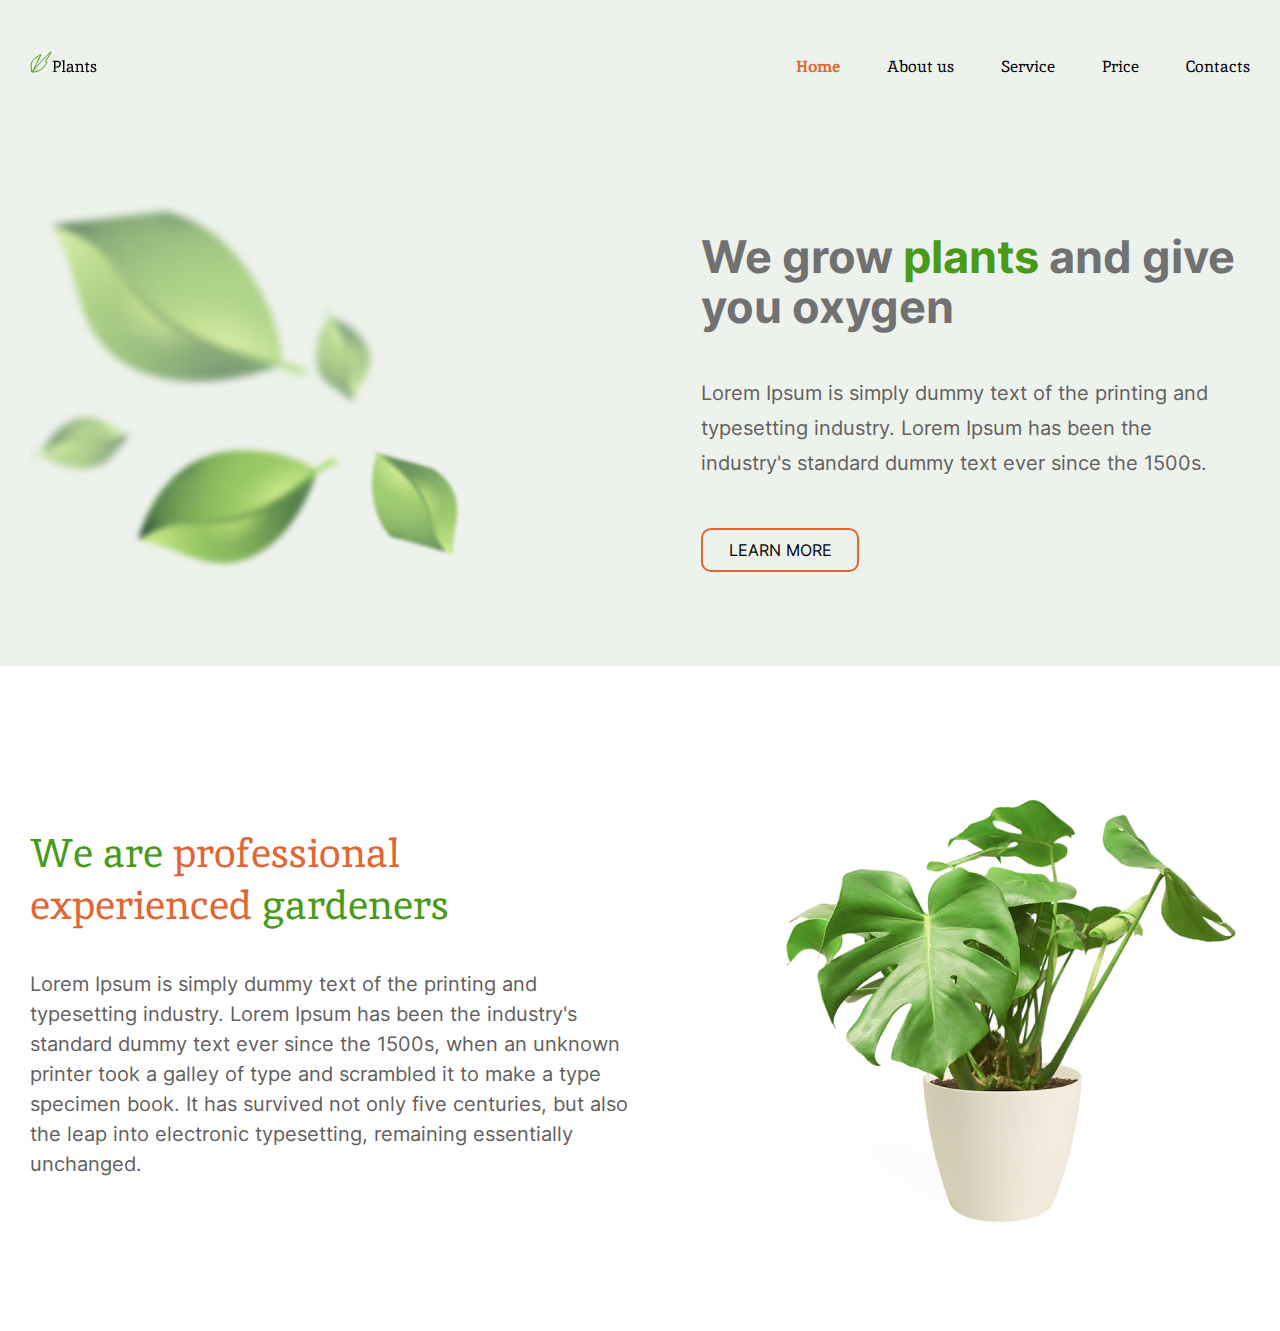
<file: index.html>
<!DOCTYPE html>
<html lang="en">

<head>
    <meta charset="UTF-8">
    <meta http-equiv="X-UA-Compatible" content="IE=edge">
    <meta name="viewport" content="width=device-width, initial-scale=1.0">
    <title>Plants</title>
    <link rel="stylesheet" href="assets/styles/normalize.css">
    <link rel="apple-touch-icon" sizes="180x180" href="assets/favicon/apple-touch-icon.png">
    <link rel="icon" type="image/png" sizes="32x32" href="assets/favicon/favicon-32x32.png">
    <link rel="icon" type="image/png" sizes="16x16" href="assets/favicon/favicon-16x16.png">
    <link rel="manifest" href="assets/favicon/site.webmanifest">
    <link rel="stylesheet" href="assets/styles/styles.css">
</head>

<body>
    <header class="header">
        <div class="container__nav container">
            <a href="#home" class="logo"></a>
            <nav class="nav">
                <ul class="nav__list">
                    <li class="nav__elem"><a href="#home" class="nav__link_active nav__link">Home</a></li>
                    <li class="nav__elem"><a href="#about" class="nav__link">About us</a></li>
                    <li class="nav__elem"><a href="#service" class="nav__link">Service</a></li>
                    <li class="nav__elem"><a href="#prices" class="nav__link">Price</a></li>
                    <li class="nav__elem"><a href="#contacts" class="nav__link">Contacts</a></li>
                </ul>
            </nav>
        </div>
    </header>
    <main class="main">
        <section class="welcome">
            <div class="container__welcome container">
                <div class="welcome__image"></div>
                <div class="column__welcome column">
                    <h1 class="welcome__title">We grow <span class="text__accent">plants</span> and give you oxygen</h1>
                    <p class="text__welcome text">Lorem Ipsum is simply dummy text of the printing and typesetting
                        industry. Lorem
                        Ipsum
                        has been the industry's standard dummy text ever since the 1500s.</p>
                    <a href="#about" class="button__link"><button class="button__accent button">Learn more</button></a>
                </div>
            </div>
        </section>
        <section class="about">
            <div class="container__about container">
                <div class="column__about column">
                    <h2 class="subtitle__about subtitle">We are <span class="subtitle__accent">professional
                            experienced</span>
                        gardeners</h2>
                    <p class="text__about text">Lorem Ipsum is simply dummy text of the printing and typesetting
                        industry. Lorem
                        Ipsum has been the industry's standard dummy text ever since the 1500s, when an unknown printer
                        took a galley of type and scrambled it to make a type specimen book. It has survived not only
                        five centuries, but also the leap into electronic typesetting, remaining essentially unchanged.
                    </p>
                </div>
                <img src="/assets/images/about/houseplant.jpg" alt="Houseplant" class="about__image">
            </div>

        </section>
        <section class="service"></section>
        <section class="prices"></section>
        <section class="contacts"></section>
    </main>
    <footer class="footer"></footer>
</body>

</html>
</file>
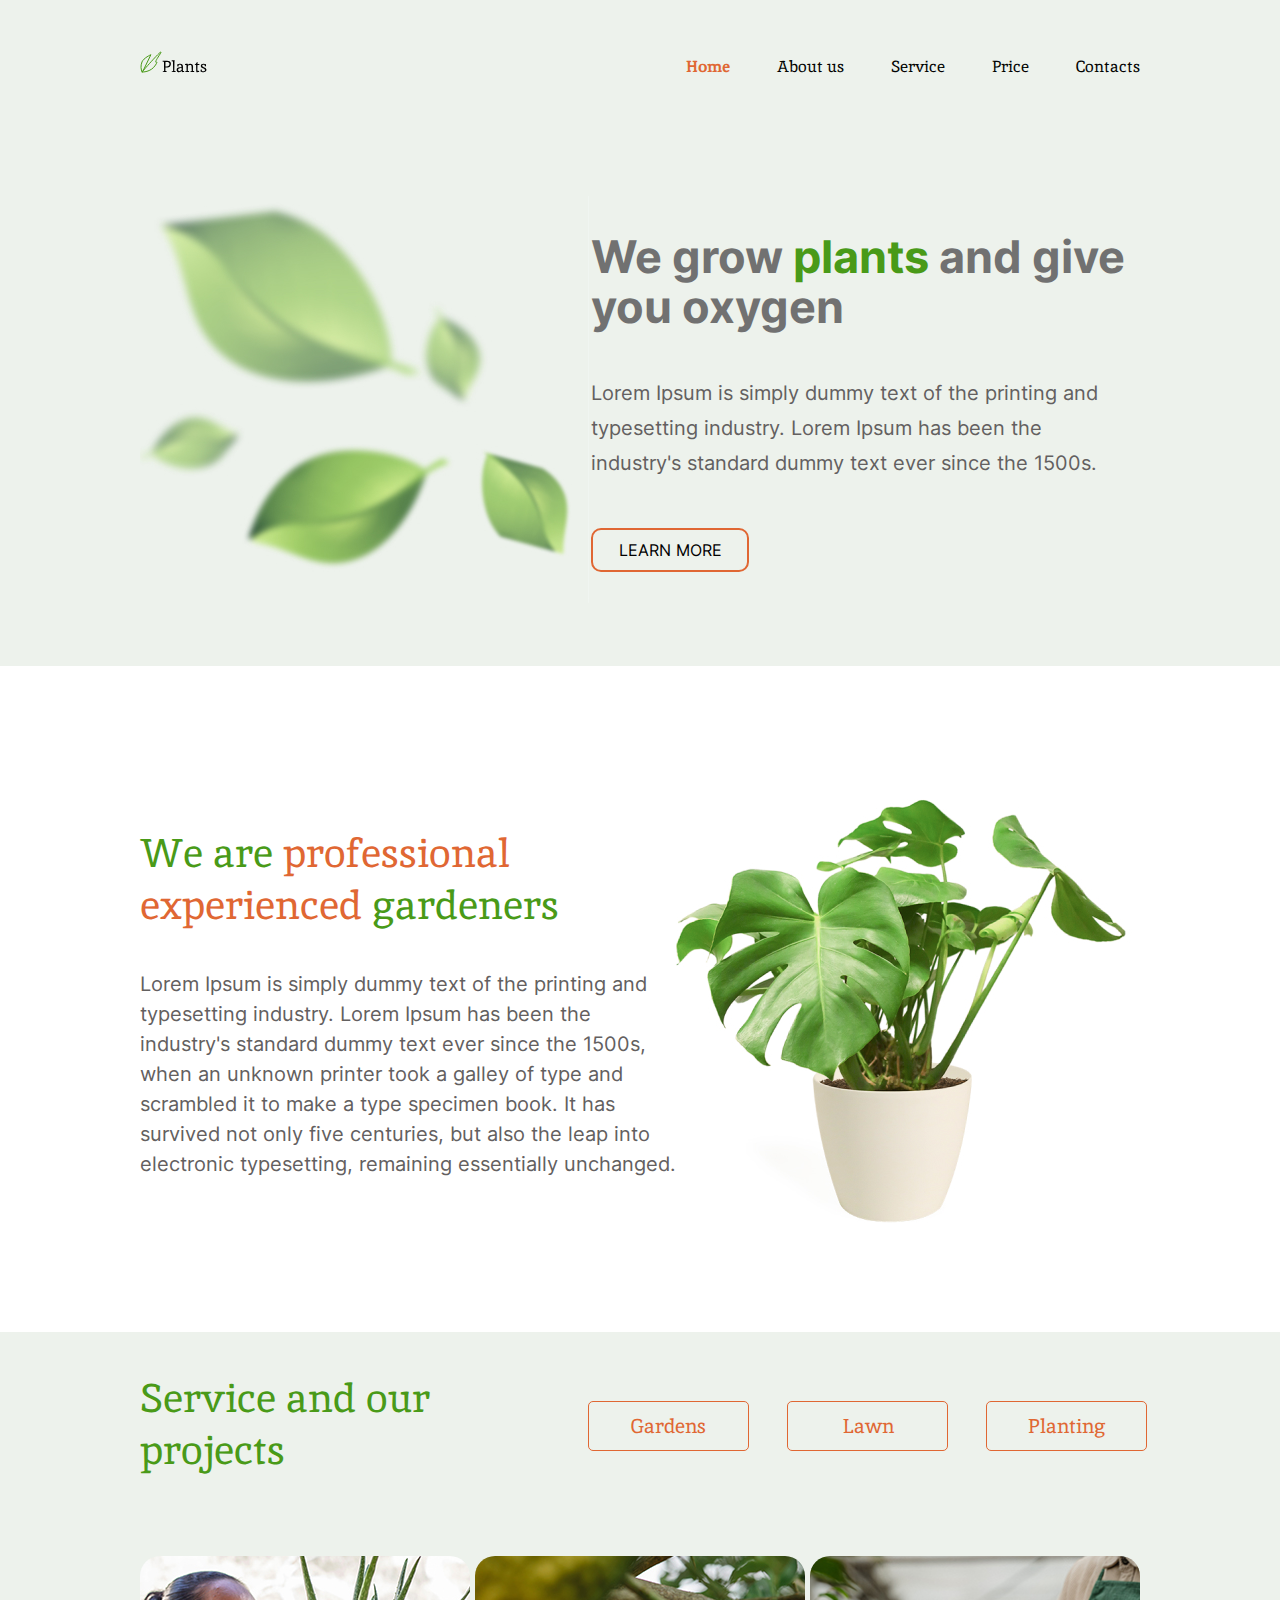
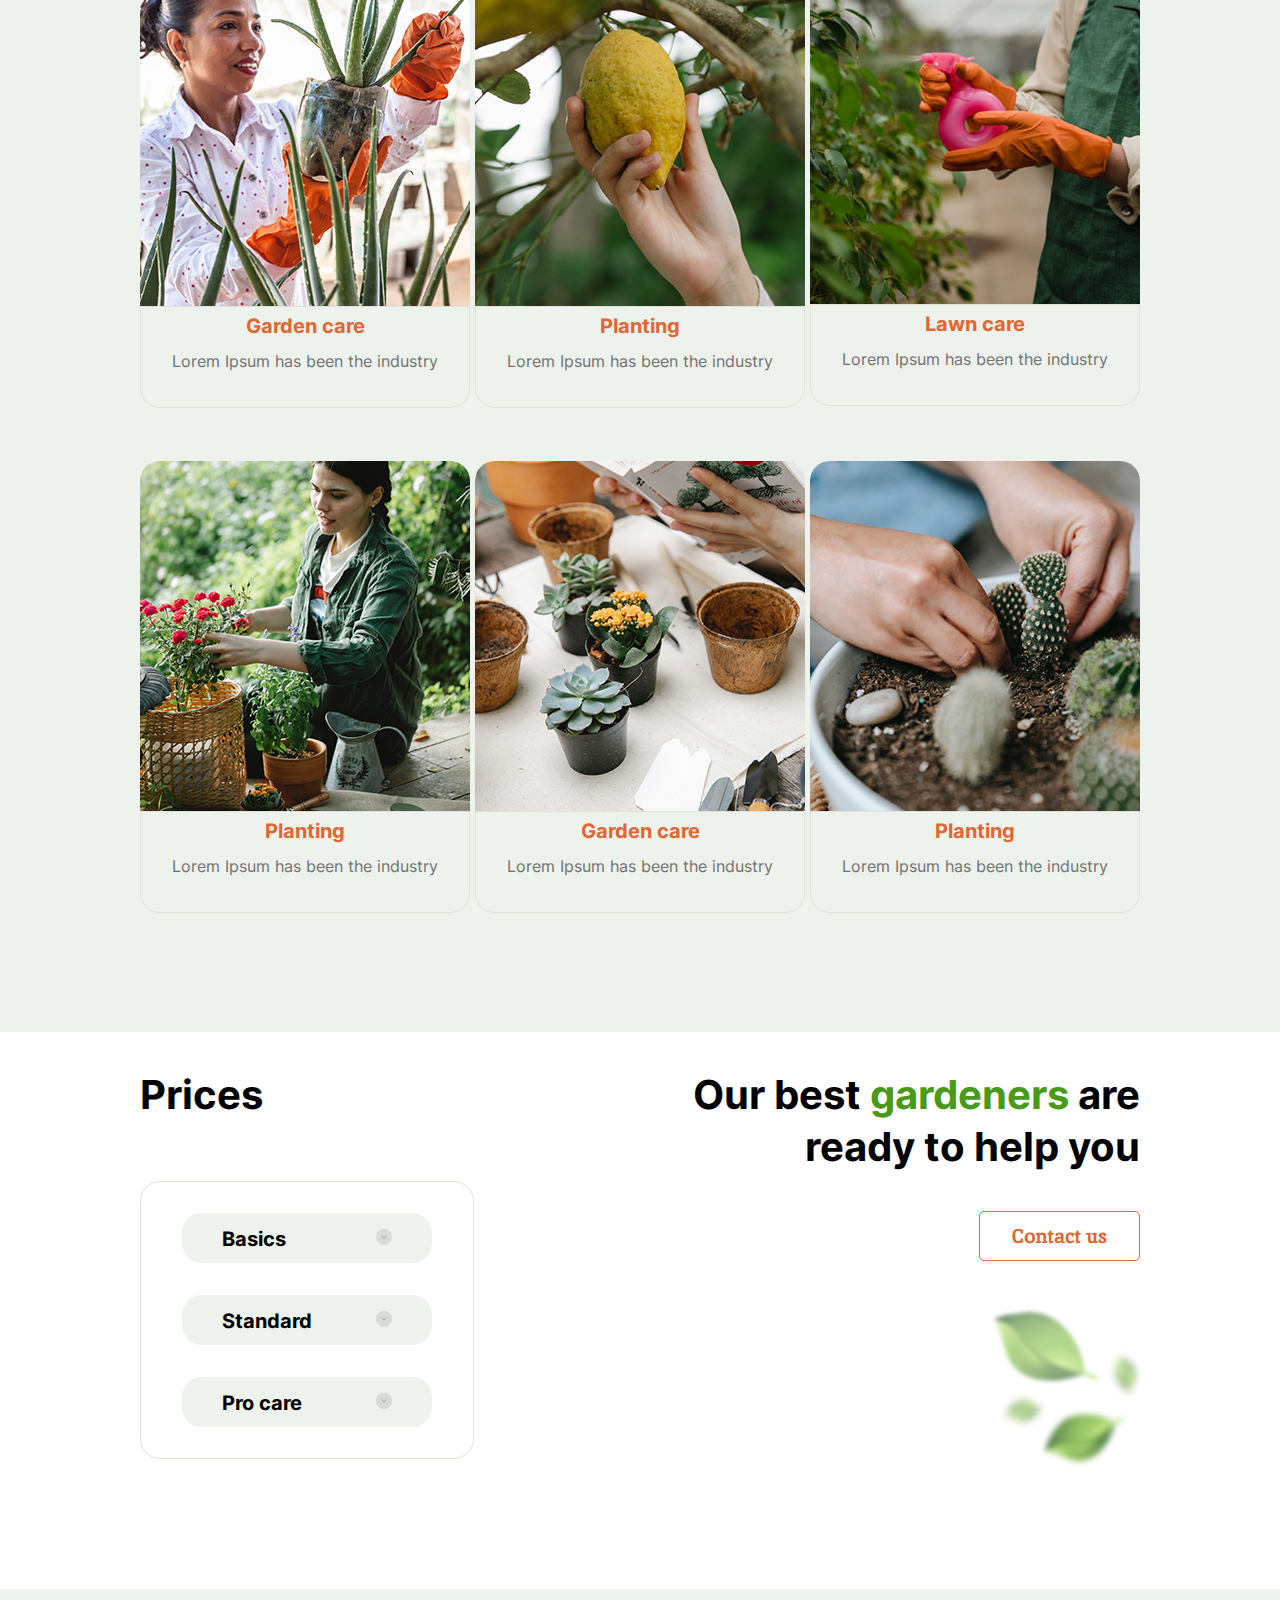
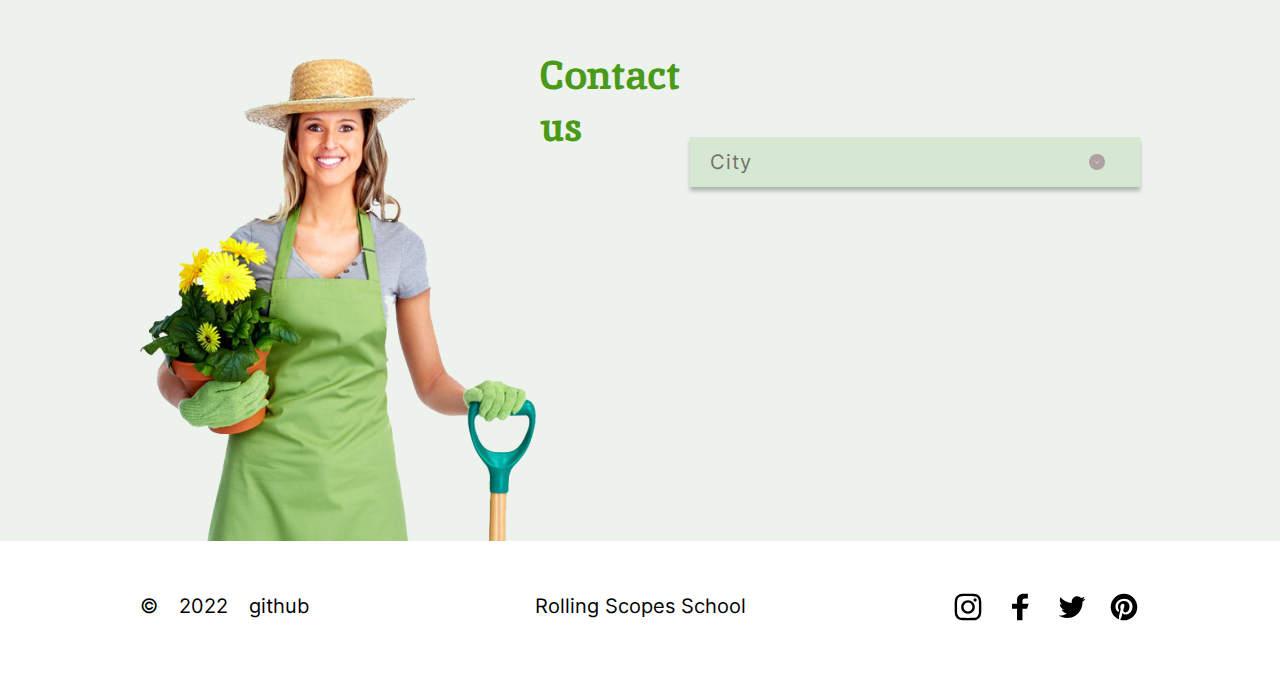
<file: plants/index.html>
<!DOCTYPE html>
<html lang="en">

<head>
    <meta charset="UTF-8">
    <meta http-equiv="X-UA-Compatible" content="IE=edge">
    <meta name="viewport" content="width=device-width, initial-scale=1.0">
    <title>Plants</title>
    <link rel="stylesheet" href="assets/styles/normalize.css">
    <link rel="apple-touch-icon" sizes="180x180" href="assets/favicon/apple-touch-icon.png">
    <link rel="icon" type="image/png" sizes="32x32" href="assets/favicon/favicon-32x32.png">
    <link rel="icon" type="image/png" sizes="16x16" href="assets/favicon/favicon-16x16.png">
    <link rel="manifest" href="assets/favicon/site.webmanifest">
    <link rel="stylesheet" href="assets/styles/styles.css">
</head>

<body id="home">
    <header class="header">
        <div class="container__nav container">
            <a href="#home" class="logo"></a>
            <div class="nav__burger">
                <nav class="nav">
                    <ul class="nav__list">
                        <li class="nav__elem"><a href="#home" class="nav__link_active nav__link">Home</a></li>
                        <li class="nav__elem"><a href="#about" class="nav__link">About us</a></li>
                        <li class="nav__elem"><a href="#service" class="nav__link">Service</a></li>
                        <li class="nav__elem"><a href="#prices" class="nav__link">Price</a></li>
                        <li class="nav__elem"><a href="#contacts" class="nav__link_last nav__link">Contacts</a></li>
                    </ul>
                </nav>
                <div class="container__burger">
                    <svg class="burger__icon" width="40" height="36" viewbox="0 0 40 36" fill="none"
                        xmlns="http://www.w3.org/2000/svg">
                        <line y1="5" x2="40" y2="5" stroke="#717171" stroke-width="2" />
                        <line y1="13" x2="40" y2="13" stroke="#717171" stroke-width="2" />
                        <line y1="21" x2="40" y2="21" stroke="#717171" stroke-width="2" />
                        <line y1="29" x2="40" y2="29" stroke="#717171" stroke-width="2" />
                    </svg>
                </div>
            </div>
        </div>
    </header>
    <main class="main">
        <section id="welcome" class="welcome">
            <div class="container__welcome container">
                <div class="welcome__image"></div>
                <div class="column__welcome column">
                    <h1 class="welcome__title">We grow <span class="text__accent">plants</span> and give you oxygen</h1>
                    <p class="text__welcome text">Lorem Ipsum is simply dummy text of the printing and typesetting
                        industry. Lorem
                        Ipsum
                        has been the industry's standard dummy text ever since the 1500s.</p>
                    <button class="button__accent button">Learn more</button>
                </div>
            </div>
        </section>
        <section id="about" class="about">
            <div class="container__about container">
                <div class="column__about column">
                    <h2 class="subtitle__about subtitle">We are <span class="subtitle__accent">professional
                            experienced</span>
                        gardeners</h2>
                    <p class="text__about text">Lorem Ipsum is simply dummy text of the printing and typesetting
                        industry. Lorem
                        Ipsum has been the industry's standard dummy text ever since the 1500s, when an unknown printer
                        took a galley of type and scrambled it to make a type specimen book. It has survived not only
                        five centuries, but also the leap into electronic typesetting, remaining essentially unchanged.
                    </p>
                </div>
                <img src="assets/images/about/houseplant.jpg" alt="Houseplant" class="about__image" width="464"
                    height="479">
            </div>

        </section>
        <section id="service" class="service">
            <div class="container__service container">
                <div class="row__service row">
                    <h2 class="subtitle__service subtitle">Service and our projects</h2>
                    <div class="row__button-list row">
                        <button class="button service__button">Gardens</button>
                        <button class="button service__button">Lawn</button>
                        <button class="button service__button">Planting</button>
                    </div>
                </div>
                <div class="card__list">
                    <div class="card">
                        <img src="assets/images/service/first.jpg" alt="Woman with aloe" class="card__image" width="330"
                            height="495">
                        <div class="card__container">
                            <h3 class="service__title card__title">Garden care</h3>
                            <p class="card__text">Lorem Ipsum has been the industry</p>
                        </div>
                    </div>
                    <div class="card">
                        <img src="assets/images/service/second.jpg" alt="Gathering lemons" class="card__image"
                            width="330" height="495">
                        <div class="card__container">
                            <h3 class="service__title card__title">Planting</h3>
                            <p class="card__text">Lorem Ipsum has been the industry</p>
                        </div>
                    </div>
                    <div class="card">
                        <img src="assets/images/service/third.jpg" alt="Woman with aloe" class="card__image" width="525"
                            height="350">
                        <div class="card__container">
                            <h3 class="service__title card__title">Lawn care</h3>
                            <p class="card__text">Lorem Ipsum has been the industry</p>
                        </div>
                    </div>
                    <div class="card">
                        <img src="assets/images/service/fourth.jpg" alt="Planting roses" class="card__image" width="330"
                            height="495">
                        <div class="card__container">
                            <h3 class="service__title card__title">Planting</h3>
                            <p class="card__text">Lorem Ipsum has been the industry</p>
                        </div>
                    </div>
                    <div class="card">
                        <img src="assets/images/service/fifth.jpg" alt="Planting succulents" class="card__image"
                            width="330" height="495">
                        <div class="card__container">
                            <h3 class="service__title card__title">Garden care</h3>
                            <p class="card__text">Lorem Ipsum has been the industry</p>
                        </div>
                    </div>
                    <div class="card">
                        <img src="assets/images/service/sixth.jpg" alt="Planting a cactus" class="card__image"
                            width="330" height="495">
                        <div class="card__container">
                            <h3 class="service__title card__title">Planting</h3>
                            <p class="card__text">Lorem Ipsum has been the industry</p>
                        </div>
                    </div>
                </div>
            </div>
        </section>
        <section id="prices" class="prices">
            <div class="container__prices container">
                <div class="column__prices-left column__prices column">
                    <h2 class="subtitle__prices-main subtitle__prices subtitle">Prices</h2>
                    <div class="accordion column">
                        <div class="accordion__basics accordion__option">
                            <div class="button-accordion">
                                <span class="button-accordion__text">Basics</span>
                                <svg class="drop-icon" width="16" height="16">
                                    <circle cx="8" cy="8" r="8" fill="#D9D9D9" />
                                    <path d="M8 9L6 7" stroke="#717171" stroke-width="0.5" stroke-linecap="round" />
                                    <path d="M8 9L10 7" stroke="#717171" stroke-width="0.5" stroke-linecap="round" />
                                </svg>
                            </div>
                            <div class="content-accordion">
                                <hr class="content-accordion__hr">
                                <p class="content-accordion__text">Release of Letraset sheets containing Lorem Ipsum
                                    passages, and
                                    more recently</p>
                                <p class="content-accordion__price"><span class="content-accordion__accent"><span
                                            class="content-accordion__accent_dollar">$</span>15</span> /
                                    per hour</p>
                                <a href="#contacts" class="content-accordion__button">Order</a>
                            </div>
                        </div>
                        <div class="accordion__standard accordion__option">
                            <div class="button-accordion">
                                <span class="button-accordion__text">Standard</span>
                                <svg class="drop-icon" width="16" height="16">
                                    <circle cx="8" cy="8" r="8" fill="#D9D9D9" />
                                    <path d="M8 9L6 7" stroke="#717171" stroke-width="0.5" stroke-linecap="round" />
                                    <path d="M8 9L10 7" stroke="#717171" stroke-width="0.5" stroke-linecap="round" />
                                </svg>
                            </div>
                            <div class="content-accordion">
                                <hr class="content-accordion__hr">
                                <p class="content-accordion__text">Release of Letraset sheets containing Lorem Ipsum
                                    passages, and more recently</p>
                                <p class="content-accordion__price"><span class="content-accordion__accent"><span
                                            class="content-accordion__accent_dollar">$</span>25</span> /
                                    per hour</p>
                                <a href="#contacts" class="content-accordion__button">Order</a>
                            </div>
                        </div>
                        <div class="accordion__procare accordion__option">
                            <div class="button-accordion">
                                <span class="button-accordion__text">Pro care</span>
                                <svg class="drop-icon" width="16" height="16">
                                    <circle cx="8" cy="8" r="8" fill="#D9D9D9" />
                                    <path d="M8 9L6 7" stroke="#717171" stroke-width="0.5" stroke-linecap="round" />
                                    <path d="M8 9L10 7" stroke="#717171" stroke-width="0.5" stroke-linecap="round" />
                                </svg>
                            </div>
                            <div class="content-accordion">
                                <hr class="content-accordion__hr">
                                <p class="content-accordion__text">Release of Letraset sheets containing Lorem Ipsum
                                    passages, and
                                    more recently</p>
                                <p class="content-accordion__price"><span class="content-accordion__accent"><span
                                            class="content-accordion__accent_dollar">$</span>35</span> /
                                    per hour</p>
                                <a href="#contacts" class="content-accordion__button">Order</a>
                            </div>
                        </div>
                    </div>
                </div>
                <div class="column__prices-right column__prices column">
                    <p class="subtitle__prices-caption subtitle__prices subtitle">Our best <span
                            class="subtitle__prices_accent">gardeners</span>
                        are ready to
                        help you</p>
                    <button class="prices__button button">Contact us</button>
                    <div class="prices__image"></div>
                </div>
            </div>
        </section>
        <section id="contacts" class="contacts">
            <div class="container__contacts container">
                <img class="contacts__image" src="assets/images/contacts/gardener.png" alt="Gardener" width="400"
                    height="497">
                <div class="column__contacts column">
                    <h2 class="subtitle__contacts subtitle">Contact us</h2>
                    <div class="container__cities">
                        <div class="cities">
                            <div class="cities__button">
                                <div class="cities__text">City</div>
                                <svg class="drop-icon" width="16" height="16">
                                    <circle cx="8" cy="8" r="8" fill="#AEA1A1" />
                                    <path d="M8 9L6 7" stroke="#FFFFFF" stroke-width="0.5" stroke-linecap="round" />
                                    <path d="M8 9L10 7" stroke="#FFFFFF" stroke-width="0.5" stroke-linecap="round" />
                                </svg>
                            </div>
                            <ul class="cities__list">
                                <li class="cities__elem">Canandaigua, NY</li>
                                <li class="cities__elem">New York City</li>
                                <li class="cities__elem">Yonkers, NY</li>
                                <li class="cities__elem">Sherrill, NY</li>
                            </ul>
                        </div>
                        <div class="info">
                            <div class="container__info">
                                <div class="info__key">City:</div>
                                <div class="info__place info__value">Canandaigua, NY</div>
                                <div class="info__key">Phone:</div>
                                <div class="info__phone info__value">+1 585 393 0001</div>
                                <div class="info__key">Office adress:</div>
                                <address class="info__address info__value">151 Charlotte Street</address>
                            </div>
                            <a href="#" class="info__button button">Call us</a>
                        </div>
                    </div>
                </div>
            </div>
        </section>
    </main>
    <footer class="footer">
        <div class="container__footer container">
            <div class="footer__year footer__text">&copy; 2022
                <a class="footer__link" href="https://github.com/tsuyune">github</a>
            </div>
            <div class="rsschool footer__text"><a href="https://rs.school/js-stage0/" class="footer__link">Rolling
                    Scopes School</a></div>
            <ul class="social">
                <li class="social__elem">
                    <a href="#" class="social__link">
                        <svg class="social__icon" width="32" height="32" viewbox="0 0 32 32" fill="none"
                            xmlns="http://www.w3.org/2000/svg">
                            <path
                                d="M17.36 2.66699C19.76 2.66699 20.267 2.69399 21.493 2.74699C22.906 2.81399 23.88 3.03999 24.72 3.37399C25.6 3.70699 26.347 4.17399 27.08 4.90699C27.827 5.63999 28.28 6.38699 28.627 7.26699C28.96 8.10699 29.174 9.07999 29.24 10.507C29.307 11.774 29.32 12.267 29.32 14.934V17.067C29.32 19.734 29.307 20.227 29.24 21.494C29.217 22.659 28.994 23.764 28.604 24.788L28.626 24.721C28.279 25.601 27.826 26.348 27.093 27.081C26.346 27.828 25.6 28.281 24.72 28.628C23.88 28.961 22.907 29.175 21.493 29.241C20.226 29.308 19.72 29.321 17.053 29.321H14.933C12.266 29.321 11.773 29.308 10.493 29.241C9.32802 29.218 8.22302 28.995 7.19902 28.605L7.26602 28.627C6.34302 28.274 5.55602 27.753 4.90702 27.094L4.90602 27.093C4.24002 26.441 3.71402 25.649 3.37402 24.764L3.35902 24.719C2.99202 23.763 2.76902 22.657 2.74602 21.502V21.492C2.69302 20.45 2.66302 19.229 2.66302 18.002C2.66302 17.776 2.66402 17.55 2.66602 17.325V17.359V14.626C2.66602 12.226 2.69302 11.719 2.74602 10.493C2.81302 9.07999 3.03902 8.10599 3.35902 7.26599C3.70602 6.38599 4.15902 5.63899 4.90602 4.90599C5.55102 4.23899 6.34002 3.71599 7.22302 3.38699L7.26602 3.37299C8.22102 3.00199 9.32603 2.77399 10.481 2.74699H10.493C11.72 2.69399 12.226 2.66699 14.626 2.66699H17.36ZM17.387 5.06699H14.6C12.293 5.06699 11.8 5.09399 10.6 5.14699C9.30702 5.19999 8.60003 5.41399 8.13303 5.59999C7.50603 5.83999 7.06602 6.13299 6.60002 6.59999C6.13402 7.06699 5.84002 7.50699 5.60002 8.13299C5.42702 8.59999 5.20002 9.30599 5.14702 10.613C5.09402 11.813 5.06702 12.293 5.06702 14.613V17.386C5.06702 19.706 5.09402 20.186 5.14702 21.386C5.20002 22.679 5.41402 23.386 5.60002 23.853C5.84002 24.48 6.13302 24.92 6.60002 25.386C7.06702 25.852 7.50703 26.146 8.13303 26.386C8.60003 26.573 9.30602 26.786 10.613 26.839C11.906 26.906 12.373 26.919 15.253 26.919H16.733C19.626 26.919 20.08 26.906 21.386 26.839C22.679 26.786 23.386 26.572 23.853 26.386C24.48 26.146 24.92 25.853 25.386 25.386C25.852 24.919 26.146 24.479 26.386 23.853C26.573 23.386 26.786 22.68 26.839 21.386C26.906 20.079 26.919 19.626 26.919 16.733V15.266C26.919 12.373 26.906 11.906 26.839 10.599C26.786 9.30599 26.572 8.59899 26.386 8.13199C26.16 7.53099 25.819 7.01799 25.387 6.59999L25.386 6.59899C24.966 6.16599 24.454 5.82499 23.881 5.60799L23.853 5.59899C23.121 5.32299 22.275 5.15799 21.391 5.14599H21.386C20.358 5.09399 19.155 5.06399 17.944 5.06399C17.748 5.06399 17.552 5.06499 17.356 5.06599H17.386L17.387 5.06699ZM16 9.14699C19.781 9.14699 22.847 12.212 22.847 15.994C22.847 19.776 19.782 22.841 16 22.841C12.219 22.841 9.15302 19.776 9.15302 15.994C9.15302 12.212 12.218 9.14699 16 9.14699ZM16 11.547C13.544 11.547 11.553 13.538 11.553 15.994C11.553 18.45 13.544 20.441 16 20.441C18.456 20.441 20.447 18.45 20.447 15.994C20.447 13.538 18.456 11.547 16 11.547ZM23.107 7.27999C23.991 7.27999 24.707 7.99599 24.707 8.87999C24.707 9.76399 23.991 10.48 23.107 10.48C22.223 10.48 21.507 9.76399 21.507 8.87999C21.507 7.99599 22.223 7.27999 23.107 7.27999Z"
                                fill="black" />
                        </svg>
                    </a>
                </li>
                <li class="social__elem">
                    <a href="#" class="social__link">
                        <svg class="social__icon" width="32" height="32" viewbox="0 0 32 32" fill="none"
                            xmlns="http://www.w3.org/2000/svg">
                            <path
                                d="M13.04 29.333L13 17.666H8V12.666H13V9.33302C13 4.84002 15.787 2.66602 19.8 2.66602C21.72 2.66602 23.373 2.79902 23.853 2.86602V7.57302H21.066C18.893 7.57302 18.466 8.61302 18.466 10.133V12.666H24.666L22.999 17.666H18.466V29.333H13.039H13.04Z"
                                fill="black" />
                        </svg>
                    </a>
                </li>
                <li class="social__elem">
                    <a href="#" class="social__link">
                        <svg class="social__icon" width="32" height="32" viewbox="0 0 32 32" fill="none"
                            xmlns="http://www.w3.org/2000/svg">
                            <path
                                d="M29.333 7.83998C28.333 8.33298 27.333 8.50698 26.16 8.66698C27.333 7.99998 28.16 6.99998 28.493 5.66698C27.488 6.27498 26.317 6.73798 25.07 6.98898L25 7.00098C23.969 5.98698 22.56 5.35498 21.004 5.33398H21C18.16 5.33398 15.667 7.84098 15.667 10.841C15.667 11.334 15.667 11.668 15.84 12.001C11.262 11.823 7.22103 9.66398 4.52903 6.36198L4.50703 6.33398C4.08203 7.05998 3.83103 7.93198 3.83103 8.86298C3.83103 8.97198 3.83403 9.08098 3.84103 9.18898L3.84003 9.17398C3.87403 11.052 4.84903 12.695 6.31303 13.655L6.33403 13.668C5.49403 13.668 4.66703 13.335 3.82703 13.001C3.82703 15.668 5.66703 17.841 8.16003 18.334C7.66703 18.507 7.16003 18.507 6.66703 18.507C6.33403 18.507 6.00003 18.507 5.66703 18.334C6.33403 20.507 8.33403 22.174 10.84 22.174C9.04003 23.629 6.72403 24.509 4.20303 24.509C4.13203 24.509 4.06103 24.508 3.99003 24.507H4.00103H2.66803C5.03303 26.016 7.90403 26.936 10.984 27H11.001C21.001 27 26.508 18.667 26.508 11.493V10.826C27.655 10.036 28.601 9.03898 29.311 7.88198L29.335 7.83998H29.333Z"
                                fill="black" />
                        </svg>
                    </a>
                </li>
                <li class="social__elem">
                    <a href="#" class="social__link">
                        <svg class="social__icon" width="32" height="32" viewbox="0 0 32 32" fill="none"
                            xmlns="http://www.w3.org/2000/svg">
                            <path
                                d="M16 2.66699C8.65699 2.69399 2.71399 8.65299 2.71399 16C2.71399 21.599 6.16599 26.393 11.057 28.368L11.146 28.4C11.013 27.347 10.919 25.733 11.186 24.573L12.746 17.946C12.746 17.946 12.346 17.146 12.346 15.973C12.346 14.12 13.426 12.746 14.773 12.746C15.906 12.746 16.466 13.599 16.466 14.613C16.466 15.76 15.733 17.466 15.346 19.053C15.026 20.386 16.013 21.466 17.333 21.466C19.706 21.466 21.52 18.973 21.52 15.373C21.52 12.173 19.227 9.95999 15.947 9.95999C15.871 9.95599 15.783 9.95399 15.694 9.95399C12.505 9.95399 9.92099 12.539 9.92099 15.727C9.92099 15.729 9.92099 15.731 9.92099 15.733C9.92099 16.88 10.361 18.106 10.908 18.773C11.015 18.906 11.028 19.026 10.988 19.16L10.615 20.667C10.562 20.907 10.415 20.974 10.175 20.854C8.49499 20.067 7.45499 17.654 7.45499 15.681C7.45499 11.481 10.522 7.62799 16.282 7.62799C20.895 7.62799 24.509 10.908 24.509 15.321C24.509 19.921 21.602 23.614 17.576 23.614C16.243 23.614 14.963 22.907 14.536 22.081L13.696 25.241C13.265 26.578 12.704 27.739 12.008 28.804L12.042 28.748C13.212 29.12 14.558 29.335 15.953 29.335C23.317 29.335 29.286 23.365 29.286 16.002C29.286 8.65499 23.344 2.69599 16.004 2.66899H16.001L16 2.66699Z"
                                fill="black" />
                        </svg>
                    </a>
                </li>
            </ul>
        </div>
    </footer>
    <script src="assets/scripts/script.js" async></script>
    <script src="assets/scripts/index.js" async></script>
</body>

</html>
</file>
<file: assets/styles/styles.css>
@font-face {
  font-family: "Inter";
  src: url("/assets/fonts/Inter/Inter-Regular.ttf");
}
@font-face {
  font-family: "Inter";
  src: url("/assets/fonts/Inter/Inter-Bold.ttf");
  font-weight: bold;
}
@font-face {
  font-family: "Inika";
  src: url("/assets/fonts/Inika/Inika-Regular.ttf");
}
@font-face {
  font-family: "Inika";
  src: url("/assets/fonts/Inika/Inika-Bold.ttf");
  font-weight: bold;
}
:root {
  font-size: 62.5%;
  box-sizing: border-box;
  --text-color: #636060;
  --base-color: #499A18;
  --accent-color: #E06733;
  --bg-color: #EDF2EC;
  --title-color: #717171;
  --nav-links-color: #010201;
}

.header {
  height: 13.4rem;
  background-color: var(--bg-color, #EDF2EC);
}

.logo {
  display: inline-block;
  padding: 3.2rem;
  width: 6.8rem;
  height: 3.2rem;
  background-image: url("/assets/icons/logo.svg");
  background-repeat: no-repeat;
  background-position: left center;
}

.container {
  width: 122rem;
  margin: auto;
  display: flex;
  justify-content: space-between;
}
.container__nav {
  height: 100%;
  align-items: center;
}
.container__welcome {
  padding: 5.5rem 0 6.3rem;
}
.container__about {
  padding: 9.3rem 0 9.3rem;
}

.nav__list {
  list-style: none;
  display: flex;
}
.nav__link {
  color: var(--nav-links-color, #010201);
  font-family: "Inika", sans-serif;
  font-size: 1.6rem;
  line-height: 3.125;
  padding: 3.2rem 4.7rem;
  text-decoration: none;
  transition: all 0.3s ease-out;
}
.nav__link:last-child {
  padding-right: 0;
}
.nav__link:hover, .nav__link_hover {
  color: var(--accent-color, #E06733);
}
.nav__link:active, .nav__link_active {
  color: var(--accent-color, #E06733);
  font-weight: bold;
}

.welcome {
  background-color: var(--bg-color, #EDF2EC);
}
.welcome__image {
  background-image: url("/assets/images/welcome/leafs.jpg");
  background-repeat: no-repeat;
  background-size: cover;
  width: 44.9rem;
  height: 40.7rem;
  margin-top: 0.7rem;
}
.welcome__title {
  margin: 0;
  color: var(--title-color, #717171);
  font-family: "Inter", sans-serif;
  font-size: 4.5rem;
  font-weight: bold;
  line-height: 1.11;
}

.column {
  display: flex;
  flex-direction: column;
}
.column__welcome {
  max-width: 54.9rem;
  margin-top: 4.3rem;
}
.column__about {
  max-width: 60.5rem;
  margin-top: 6.8rem;
}

.text {
  margin: 0;
  color: var(--text-color, #636060);
  font-family: "Inter", sans-serif;
  font-size: 2rem;
  line-height: 1.75;
}
.text__accent {
  color: var(--base-color, #499A18);
}
.text__welcome {
  max-width: 52.5rem;
  margin-top: 4.4rem;
  margin-bottom: 4.72rem;
}
.text__about {
  line-height: 1.5;
  margin-top: 3.8rem;
}

.button {
  padding: 0;
  color: var(--accent-color, #E06733);
  border-color: var(--accent-color, #E06733);
  border-width: 0.1rem;
  border-radius: 0.5rem;
  border-style: solid;
  background-color: transparent;
  font-family: "Inika", sans-serif;
  font-size: 2rem;
  line-height: 1.3;
  cursor: pointer;
  width: 12.9rem;
  height: 4rem;
  transition: all 0.3s ease-out;
}
.button__accent {
  color: black;
  border-width: 0.2rem;
  border-radius: 1rem;
  text-transform: uppercase;
  font-family: "Inter", sans-serif;
  font-size: 1.6rem;
  line-height: 1.25;
  width: 15.8rem;
  height: 4.4rem;
}
.button:hover, .button:active, .button_active {
  color: white;
  background-color: var(--accent-color, #E06733);
}

.subtitle {
  margin: 0;
  color: var(--base-color, #499A18);
  font-family: "Inika", sans-serif;
  font-weight: normal;
  font-size: 4rem;
  line-height: 1.3;
}
.subtitle__accent {
  color: var(--accent-color, #E06733);
}
.subtitle__about {
  max-width: 46.3rem;
}/*# sourceMappingURL=styles.css.map */
</file>
<file: plants/assets/styles/styles.css>
@font-face {
  font-family: "Inter";
  src: url("../fonts/Inter/Inter-Regular.ttf");
}
@font-face {
  font-family: "Inter";
  src: url("../fonts/Inter/Inter-Bold.ttf");
  font-weight: bold;
}
@font-face {
  font-family: "Inter";
  src: url("../fonts/Inter/Inter-Light.ttf");
  font-weight: 300;
}
@font-face {
  font-family: "Inika";
  src: url("../fonts/Inika/Inika-Regular.ttf");
}
@font-face {
  font-family: "Inika";
  src: url("../fonts/Inika/Inika-Bold.ttf");
  font-weight: bold;
}
:root {
  font-size: 62.5%;
  --text-color: #636060;
  --base-color: #499A18;
  --accent-color: #E06733;
  --bg-color: #EDF2EC;
  --title-color: #717171;
  --nav-links-color: #010201;
  --brdr-color: #E3E1D5;
  --prices-color: #000000;
  --hr-color: #AEA1A1;
  --drop-btn-active: #8BA07E;
  --accordion-bg: #D6E7D2;
  --dropdown-button-color: #C1E698;
  scroll-behavior: smooth;
}

*,
*::before,
*::after {
  box-sizing: border-box;
}

body {
  width: 100%;
}

.header {
  background-color: var(--bg-color, #EDF2EC);
}

.logo {
  display: block;
  width: 6.8rem;
  height: 3.2rem;
  background-image: url("../icons/logo.svg");
  background-repeat: no-repeat;
  background-position: left center;
}

.container {
  max-width: 122.2rem;
  margin: auto;
  display: flex;
  justify-content: space-between;
}
.container__nav {
  height: 13.4rem;
  padding: 0;
  align-items: center;
}
.container__welcome {
  padding: 5.5rem 0 6.3rem;
}
.container__about {
  padding: 9.3rem 0 9.4rem;
}
.container__service {
  flex-direction: column;
  gap: 8rem;
  padding: 4rem 0 12.1rem;
}
.container__prices {
  padding: 3.7rem 0 11.5rem;
}
.container__contacts {
  padding-top: 4.5rem;
}
.container__cities {
  padding-top: 8.8rem;
}
.container__info {
  padding-bottom: 1.8rem;
  display: grid;
  grid-template-columns: repeat(2, -webkit-max-content);
  grid-template-columns: repeat(2, max-content);
  grid-template-rows: repeat(3, -webkit-max-content);
  grid-template-rows: repeat(3, max-content);
  -moz-column-gap: 1.6rem;
       column-gap: 1.6rem;
}
.container__footer {
  padding-top: 4rem;
  padding-bottom: 4rem;
}
.container__burger {
  display: none;
}

.nav__list {
  margin: 0;
  padding: 0;
  list-style: none;
  display: flex;
}
.nav__link {
  color: var(--nav-links-color, #010201);
  font-family: "Inika", sans-serif;
  font-size: 1.6rem;
  line-height: 3.125;
  padding: 2.5rem 2.35rem;
  text-decoration: none;
  transition: all 0.3s ease-out;
}
.nav__link_last:last-child {
  padding-right: 0;
}
.nav__link:hover, .nav__link_hover {
  color: var(--accent-color, #E06733);
}
.nav__link:active, .nav__link_active {
  color: var(--accent-color, #E06733);
  font-weight: bold;
}

.welcome {
  background-color: var(--bg-color, #EDF2EC);
}
.welcome__image {
  background-image: url("../images/welcome/leafs.jpg");
  background-repeat: no-repeat;
  background-size: cover;
  width: 44.9rem;
  height: 40.7rem;
  margin-top: 0.7rem;
}
.welcome__title {
  margin: 0;
  color: var(--title-color, #717171);
  font-family: "Inter", sans-serif;
  font-size: 4.5rem;
  font-weight: bold;
  line-height: 1.11;
}

.column {
  display: flex;
  flex-direction: column;
}
.column__welcome {
  max-width: 54.9rem;
  margin-top: 4.3rem;
}
.column__about {
  max-width: 60.5rem;
  margin-top: 6.8rem;
}
.column__prices-left {
  gap: 6rem;
}
.column__prices-right {
  text-align: right;
  align-items: end;
}
.column__contacts {
  margin-top: 1.5rem;
  width: 70.9rem;
  display: flex;
  flex-direction: row;
  justify-content: space-between;
  align-items: start;
}

.row {
  display: flex;
}
.row__service {
  gap: 14.2rem;
}
.row__button-list {
  gap: 3.8rem;
  align-items: center;
  margin-top: 0.3rem;
}

.text {
  margin: 0;
  color: var(--text-color, #636060);
  font-family: "Inter", sans-serif;
  font-size: 2rem;
  line-height: 1.75;
}
.text__accent {
  color: var(--base-color, #499A18);
}
.text__welcome {
  max-width: 52.5rem;
  margin-top: 4.4rem;
  margin-bottom: 4.72rem;
}
.text__about {
  line-height: 1.5;
  margin-top: 3.8rem;
}

.button {
  padding: 0;
  color: var(--accent-color, #E06733);
  border: 0.1rem solid var(--accent-color, #E06733);
  border-radius: 0.5rem;
  background-color: transparent;
  font-family: "Inika", sans-serif;
  font-size: 2rem;
  line-height: 1.3;
  cursor: pointer;
  width: 16.1rem;
  height: 5rem;
  transition: all 0.3s ease-out;
}
.button__accent {
  color: black;
  border-width: 0.2rem;
  border-radius: 1rem;
  text-transform: uppercase;
  font-family: "Inter", sans-serif;
  font-size: 1.6rem;
  line-height: 1.25;
  width: 15.8rem;
  height: 4.4rem;
}
.button:hover, .button:active, .button_active {
  color: white;
  background-color: var(--accent-color, #E06733);
}

.subtitle {
  margin: 0;
  color: var(--base-color, #499A18);
  font-family: "Inika", sans-serif;
  font-weight: normal;
  font-size: 4rem;
  line-height: 1.3;
}
.subtitle__accent {
  color: var(--accent-color, #E06733);
}
.subtitle__about {
  max-width: 46.3rem;
}
.subtitle__service {
  max-width: 30.6rem;
  flex-shrink: 0;
}
.subtitle__prices {
  color: var(--prices-color, #000000);
  font-family: "Inter", sans-serif;
  font-weight: bold;
  max-width: 45.2rem;
}
.subtitle__prices_accent {
  color: var(--base-color, #499A18);
}
.subtitle__contacts {
  font-weight: bold;
}

.service {
  background-color: var(--bg-color, #EDF2EC);
}

.card {
  width: 33rem;
  height: 45rem;
  display: flex;
  flex-direction: column;
}
.card__list {
  display: grid;
  grid-template-columns: repeat(3, auto);
  grid-template-rows: repeat(2, auto);
  justify-content: space-between;
  row-gap: 5.5rem;
}
.card__image {
  border-radius: 2rem 2rem 0 0;
  width: 33rem;
  height: 35rem;
  -o-object-fit: cover;
     object-fit: cover;
}
.card__container {
  display: flex;
  flex-direction: column;
  align-items: center;
  border: 0.1rem solid var(--brdr-color, #E3E1D5);
  border-radius: 0 0 2rem 2rem;
}
.card__title {
  margin: 0.9rem 0 0;
  color: var(--accent-color, #E06733);
  font-family: "Inter", sans-serif;
  font-size: 2rem;
  line-height: 1;
  font-weight: bold;
}
.card__text {
  margin: 1.5rem 0 3.6rem;
  color: var(--title-color, #717171);
  font-family: "Inter", sans-serif;
  font-size: 1.6rem;
  line-height: 1.25;
}
.card_inactive {
  filter: blur(0.4rem);
}

.prices__button {
  font-weight: bold;
  margin-top: 3.8rem;
  margin-bottom: 3.8rem;
}
.prices__image {
  background-image: url("../images/prices/leafs.jpg");
  background-repeat: no-repeat;
  width: 15.2rem;
  height: 17.5rem;
}

.accordion {
  display: flex;
  flex-direction: column;
  gap: 3.2rem;
  border: 0.1rem solid var(--brdr-color, #E3E1D5);
  border-radius: 2rem;
  padding: 3.1rem 4.1rem;
}
.accordion .drop-icon {
  transition: all 0.3s ease-out;
  transform: rotate(0deg);
}
.accordion .drop-icon > circle {
  transition: all 0.3s ease-out;
  fill: #D9D9D9;
}
.accordion .drop-icon path {
  transition: all 0.3s ease-out;
  stroke: var(--title-color, #717171);
}
.accordion__option {
  background-color: var(--bg-color, #EDF2EC);
  border-radius: 2rem;
}
.accordion__option:hover {
  cursor: pointer;
}
.accordion__option_active {
  background-color: var(--accordion-bg, #D6E7D2);
  transition: all 0.3s ease-out;
}
.accordion__option_active .content-accordion {
  transition: all 0.3s ease-out;
  display: block;
}
.accordion__option_active .drop-icon {
  transition: all 0.3s ease-out;
  transform: rotate(180deg);
}
.accordion__option_active .drop-icon > circle {
  transition: all 0.3s ease-out;
  fill: var(--hr-color, #AEA1A1);
}
.accordion__option_active .drop-icon path {
  transition: all 0.3s ease-out;
  stroke: #fff;
}

.button-accordion {
  width: 25rem;
  height: 5rem;
  display: flex;
  justify-content: space-between;
  padding: 1.6rem 4rem;
}
.button-accordion__text {
  color: var(--prices-color, #000000);
  font-family: "Inter", sans-serif;
  font-weight: bold;
  font-size: 2rem;
  line-height: 1;
}
.button-accordion:hover {
  background-color: var(--accordion-bg, #D6E7D2);
  border-radius: 2rem;
  transition: background-color 0.3s ease-out;
}

.content-accordion {
  display: none;
  z-index: -1;
  padding: 0 4rem 1.2rem;
}
.content-accordion__hr {
  border: 0;
  border-top: 0.1rem solid var(--hr-color, #AEA1A1);
}
.content-accordion__text {
  max-width: 16.9rem;
  font-family: "Inter", sans-serif;
  font-weight: 300;
  color: var(--title-color, #717171);
  font-size: 1rem;
  line-height: 1;
}
.content-accordion__price {
  font-family: "Inter", sans-serif;
  font-size: 1.2rem;
  line-height: 1.67;
}
.content-accordion__accent {
  color: var(--accent-color, #E06733);
  font-weight: bold;
  font-size: 1.6rem;
  line-height: 1.25;
}
.content-accordion__accent_dollar {
  font-size: 1.2rem;
  line-height: 1.67;
}
.content-accordion__button {
  color: var(--title-color, #717171);
  font-family: "Inter", sans-serif;
  font-weight: bold;
  font-size: 1.4rem;
  line-height: 1.43;
  text-decoration: none;
  background-color: #fff;
  border-radius: 1rem;
  padding: 0.3rem 2rem;
}
.content-accordion__button:hover {
  background-color: var(--brdr-color, #E3E1D5);
  color: var(--accent-color, #E06733);
  cursor: pointer;
  transition: all 0.3s ease-out;
}

.contacts {
  background-color: var(--bg-color, #EDF2EC);
}
.contacts__image {
  margin-top: 1rem;
}

.cities {
  width: 45rem;
  height: 5rem;
  align-self: end;
  -webkit-appearance: none;
     -moz-appearance: none;
          appearance: none;
  background-color: var(--accordion-bg, #D6E7D2);
  border: none;
  color: var(--title-color, #717171);
  font-family: "Inter", sans-serif;
  font-size: 2rem;
  line-height: 2;
  letter-spacing: 0.05em;
}
.cities__list {
  display: none;
  position: relative;
  z-index: 1;
  background-color: var(--accordion-bg, #D6E7D2);
  margin: 0;
  padding: 3.4rem 3.5rem 3.1rem;
  list-style: none;
  transition: all 0.3s ease-out;
}
.cities__list_closed {
  display: none;
}
.cities__button {
  display: flex;
  justify-content: space-between;
  align-items: center;
  cursor: pointer;
  padding: 0.5rem 3.5rem 0.5rem 2rem;
  box-shadow: 0px 4px 4px 0px hsla(0deg, 0%, 0%, 0.25);
  transition: all 0.3s ease-out;
}
.cities__button .drop-icon {
  transition: all 0.3s ease-out;
  transform: rotate(0deg);
}
.cities__button .drop-icon > circle {
  transition: all 0.3s ease-out;
  fill: var(--hr-color, #AEA1A1);
}
.cities__elem {
  padding-left: 0.6rem;
  color: var(--base-color, #499A18);
  font-family: "Inter", sans-serif;
  font-size: 1.6rem;
  line-height: 1.7;
  border-bottom: 0.1rem solid #D9D9D9;
}
.cities__elem:hover {
  cursor: pointer;
  color: var(--title-color, #717171);
  border-bottom-color: var(--title-color, #717171);
}
.cities_active .cities__button, .cities:hover .cities__button {
  transition: all 0.3s ease-out;
  padding-left: 3.5rem;
  background-color: var(--dropdown-button-color, #C1E698);
  box-shadow: none;
  border: 0.1rem solid var(--accordion-bg, #D6E7D2);
}
.cities_active .drop-icon, .cities:hover .drop-icon {
  transition: all 0.3s ease-out;
  transform: rotate(180deg);
}
.cities_active .drop-icon > circle, .cities:hover .drop-icon > circle {
  transition: all 0.3s ease-out;
  fill: var(--drop-btn-active, #8BA07E);
}
.cities_active .cities__list, .cities:hover .cities__list {
  transition: all 0.3s ease-out;
  display: flex;
  flex-direction: column;
  gap: 1.9rem;
  position: relative;
  z-index: 1;
}
.cities_active .cities__list_closed, .cities:hover .cities__list_closed {
  display: none;
}
.cities_selected .cities__button {
  padding-left: 3.5rem;
  font-size: 1.6rem;
  line-height: 2.5;
  background-color: var(--dropdown-button-color, #C1E698);
  box-shadow: none;
  border: 0.1rem solid var(--accordion-bg, #D6E7D2);
  transition: all 0.3s ease-out;
}

.info {
  display: none;
  width: 100%;
  margin-top: 4.7rem;
  margin-left: 0.2rem;
  padding: 1.7rem 3.3rem 3.1rem;
  border: 1px solid #000000;
  border-radius: 2rem;
  font-family: "Inter", sans-serif;
  font-size: 1.6rem;
  line-height: 2.5;
  letter-spacing: 0.05em;
}
.info__value {
  color: var(--title-color, #717171);
  font-style: normal;
}
.info__button {
  margin: 0 auto;
  display: flex;
  width: 12.2rem;
  height: 2.6rem;
  text-decoration: none;
  justify-content: center;
  align-items: center;
  color: var(--title-color, #717171);
  font-weight: bold;
  font-family: Inika;
  font-size: 1rem;
  line-height: 1.3;
}
.info_opened {
  display: block;
}

.footer__text {
  font-family: "Inter", sans-serif;
  font-size: 2rem;
  line-height: 2.5;
}
.footer__year {
  word-spacing: 1.5rem;
}

.footer__link,
.footer__link:visited {
  text-decoration: none;
  color: #000000;
}

.footer__link:hover {
  transition: all 0.3s ease-out;
  color: var(--base-color, #499A18);
}

.rsschool {
  padding-left: 2rem;
}

.social {
  padding: 0;
  list-style: none;
  display: flex;
  gap: 2rem;
}
.social__icon > path {
  fill: #000000;
}
.social__elem:hover .social__icon > path {
  fill: var(--accent-color, #E06733);
  transition: all 0.3s ease-out;
}

/* adaptive layout for screens less than 1440px*/
@media screen and (max-width: 89.94em) {
  .container {
    max-width: 100rem;
  }
}
/* adaptive layout for tablets less 1088px*/
@media screen and (max-width: 68em) {
  .welcome__image {
    margin-top: -0.1rem;
    max-width: 28rem;
    max-height: 25.4rem;
  }
  .welcome__title {
    font-size: 3.5rem;
    line-height: 1.43;
  }
  .about__image {
    max-width: 25rem;
    max-height: 25.8rem;
  }
  .container {
    padding: 0 5rem;
    min-width: 66.8rem;
  }
  .container__nav {
    height: 12.2rem;
    margin-left: -0.1rem;
    margin-right: 0.1rem;
  }
  .container__welcome {
    padding-top: 3.6rem;
    padding-bottom: 7rem;
    flex-direction: row-reverse;
  }
  .container__about {
    padding-top: 4rem;
    padding-bottom: 9.5rem;
    flex-direction: column;
    align-items: center;
  }
  .container__service {
    gap: 4rem;
    padding-top: 6rem;
    padding-bottom: 7rem;
  }
  .container__prices {
    padding-top: 4rem;
    padding-bottom: 9.3rem;
  }
  .container__contacts {
    padding-top: 4rem;
    flex-direction: column-reverse;
    gap: 24.9rem;
    align-items: center;
  }
  .container__cities {
    padding: 0;
  }
  .container__footer {
    padding-top: 3.2rem;
    flex-direction: column;
    align-items: center;
    gap: 1.55rem;
  }
  .column__welcome {
    max-width: 34.6rem;
    margin: 0;
  }
  .column__about {
    min-width: 66.3rem;
    margin: 0;
    align-items: center;
  }
  .column__prices-right {
    margin-top: 9.9rem;
  }
  .column__contacts {
    margin: 0;
    flex-direction: column;
    justify-content: start;
    align-items: center;
    gap: 6rem;
  }
  .row__service {
    flex-direction: column;
    gap: 4.3rem;
  }
  .row__button-list {
    margin: 0;
  }
  .info {
    margin-top: 6rem;
  }
  .text {
    font-size: 1.6rem;
    line-height: 1.56;
  }
  .text__welcome {
    margin-top: 3rem;
    margin-bottom: 3.5rem;
    margin-left: 0.5rem;
  }
  .text__about {
    font-size: 2rem;
    line-height: 1.5;
    margin-top: 5.1rem;
    margin-bottom: 6.8rem;
    margin-left: -0.2rem;
  }
  .subtitle {
    font-size: 3.5rem;
    line-height: 1.303;
  }
  .subtitle__about {
    text-align: center;
  }
  .subtitle__prices {
    line-height: 1.21;
  }
  .subtitle__prices-main {
    padding-left: 1.5rem;
  }
  .subtitle__prices-caption {
    max-width: 29.6rem;
    font-size: 2.5rem;
    line-height: 1.4;
    margin-right: -0.1rem;
  }
  .subtitle__contacts {
    font-size: 4rem;
    line-height: 1.303;
  }
  .card {
    max-width: 28rem;
    max-height: 45rem;
  }
  .card__list {
    -moz-column-gap: 10.6rem;
         column-gap: 10.6rem;
    row-gap: 3.8rem;
    grid-template-columns: repeat(2, auto);
    grid-template-rows: repeat(3, auto);
  }
  .card__image {
    width: 28rem;
  }
  .card__text {
    margin: 1rem 3.9rem 2rem;
    text-align: center;
  }
  .prices__button {
    margin-top: 2.9rem;
    margin-bottom: 2.9rem;
    margin-right: 0.1rem;
  }
  .prices__image {
    margin-right: 0.4rem;
  }
  .content-accordion {
    padding-left: 5%;
    padding-right: 5%;
  }
  .contacts__image {
    margin-top: 0rem;
    margin-left: 2rem;
    width: 20rem;
    height: 24.85rem;
  }
  .footer__text {
    line-height: 1.21;
  }
  .footer__year {
    word-spacing: 1.7rem;
    margin-right: 0.2rem;
  }
  .rsschool {
    padding-left: 0;
  }
}
/* adaptive layout for mobile phones less than 720px*/
@media screen and (max-width: 45em) {
  .welcome__image {
    display: none;
  }
  .welcome__title {
    font-size: 2.5rem;
    line-height: 1.4;
  }
  .about__image {
    max-width: 15rem;
    max-height: 15.3rem;
  }
  .container {
    padding: 0 2.5rem;
    min-width: 33rem;
  }
  .container__nav {
    height: 10.2rem;
    margin-left: -0.1rem;
    margin-right: 0.1rem;
  }
  .container__welcome {
    padding-top: 2rem;
    padding-bottom: 2.4rem;
    justify-content: start;
  }
  .container__about {
    padding-top: 3rem;
    padding-bottom: 2.75rem;
    flex-direction: column;
    align-items: center;
  }
  .container__service {
    gap: 4rem;
    padding-top: 3rem;
    padding-bottom: 2.6rem;
  }
  .container__prices {
    padding-top: 2.55rem;
    padding-bottom: 4.05rem;
    flex-direction: column;
  }
  .container__contacts {
    padding-top: 2.5rem;
    flex-direction: column-reverse;
    gap: 13.19rem;
    align-items: center;
  }
  .container__cities {
    padding: 0;
  }
  .container__footer {
    padding-top: 2.15rem;
    flex-direction: column;
    align-items: center;
    gap: 1.55rem;
  }
  .container__burger {
    display: block;
    position: relative;
    z-index: 2;
    padding: 1rem;
    margin-right: -1rem;
    margin-bottom: 0.4rem;
    border-radius: 50%;
  }
  .container__burger:hover {
    cursor: pointer;
    background-color: var(--accordion-bg, #D6E7D2);
    transition: all 0.3s ease-in-out;
  }
  .container__burger:hover .burger__icon line {
    stroke: var(--base-color, #499A18);
    transition: all 0.3s ease-in-out;
  }
  .nav {
    background-color: var(--bg-color, #EDF2EC);
    width: 100%;
    height: -webkit-max-content;
    height: -moz-max-content;
    height: max-content;
    position: absolute;
    z-index: 1;
    top: 0;
    right: -50%;
    padding-top: 9.6rem;
    padding-bottom: 1rem;
    transition: all 0.3s ease-in-out;
    transform: scaleX(0);
  }
  .nav__list {
    flex-direction: column;
    gap: 0rem;
  }
  .nav__elem {
    min-width: 20rem;
  }
  .nav__link {
    display: block;
    width: 100%;
    line-height: 1;
  }
  .nav__link:last-child {
    padding-right: 2.5rem;
  }
  .nav__link:hover, .nav__link_hover {
    background-color: var(--accordion-bg, #D6E7D2);
  }
  .nav__link_active {
    font-weight: normal;
    color: var(--nav-links-color, #010201);
  }
  .nav__burger_active .burger__icon > line:first-child,
.nav__burger_active line:last-child {
    transition: all 0.3s ease-in-out;
    display: none;
  }
  .nav__burger_active .burger__icon > line:nth-child(2) {
    transition: all 0.3s ease-in-out;
    transform: translate(1.5rem, -0.6rem) rotate(45deg);
  }
  .nav__burger_active .burger__icon > line:nth-child(3) {
    transition: all 0.3s ease-in-out;
    transform: translate(-1rem, 1.65rem) rotate(-45deg);
  }
  .nav__burger_active .nav {
    right: 0;
    transition: all 0.5s ease-in-out;
    transform: scaleX(100%);
  }
  .column__welcome {
    max-width: -webkit-max-content;
    max-width: -moz-max-content;
    max-width: max-content;
    margin: 0;
  }
  .column__about {
    min-width: 0;
    margin: 0;
    align-items: center;
  }
  .column__prices-left {
    gap: 3.7rem;
    text-align: center;
    padding-bottom: 1.9rem;
  }
  .column__prices-right {
    margin-top: 0;
    align-items: center;
    text-align: center;
  }
  .column__contacts {
    margin: 0;
    flex-direction: column;
    justify-content: start;
    align-items: center;
    width: auto;
    gap: 8.1rem;
  }
  .column__nav {
    width: 100%;
    height: 100%;
  }
  .row__service {
    flex-direction: column;
    gap: 3.9rem;
  }
  .row__button-list {
    margin: 0;
    flex-wrap: wrap;
    gap: 0.95rem;
  }
  .text {
    margin-left: 0;
    font-size: 1.6rem;
    line-height: 1.56;
  }
  .text__welcome {
    margin-top: 2rem;
    margin-bottom: 2.62rem;
  }
  .text__about {
    font-size: 1.5rem;
    line-height: 1.67;
    margin-top: 1.5rem;
    margin-bottom: 0rem;
  }
  .button {
    width: 12.1rem;
    height: 3.5rem;
    font-size: 1.5rem;
    line-height: 1.3;
  }
  .button__accent {
    width: 10rem;
    height: 3.41rem;
    font-size: 1rem;
    line-height: 2;
  }
  .subtitle {
    font-size: 2.5rem;
    line-height: 1.303;
  }
  .subtitle__about {
    max-width: 28.8rem;
    text-align: center;
  }
  .subtitle__service {
    max-width: 18.7rem;
  }
  .subtitle__prices {
    padding-left: 0;
    line-height: 1.21;
  }
  .subtitle__prices-main {
    font-size: 2.5rem;
    text-align: center;
  }
  .subtitle__prices-caption {
    max-width: 23rem;
    font-size: 2rem;
    line-height: 1.75;
  }
  .card {
    max-width: 28rem;
    max-height: 45rem;
  }
  .card__list {
    justify-content: center;
    row-gap: 3.4rem;
    grid-template-columns: repeat(1, auto);
  }
  .card__image {
    width: 28rem;
  }
  .card__text {
    margin: 1rem 3.9rem 2rem;
    text-align: center;
  }
  .prices__button {
    margin-top: 2rem;
    margin-bottom: 0rem;
    margin-right: 0.1rem;
  }
  .prices__image {
    display: none;
  }
  .accordion {
    padding: 2.9rem 2.2rem 2.9rem;
    margin: 0 5.3rem;
    gap: 1.35rem;
  }
  .button-accordion {
    width: 100%;
    height: 4.972rem;
    padding-left: 17%;
    padding-right: 22.4%;
  }
  .button-accordion__text {
    font-size: 1.5rem;
    line-height: 1.33;
  }
  .contacts__image {
    margin-top: 0rem;
    margin-left: 0;
    margin-right: 0.3rem;
    width: 10rem;
    height: 12.425rem;
  }
  .cities {
    width: 30rem;
  }
  .cities__button {
    padding-right: 2.2rem;
  }
  .footer__text {
    line-height: 1.21;
  }
  .footer__year {
    word-spacing: 1.7rem;
    margin-right: 0.2rem;
  }
  .rsschool {
    padding-left: 0;
  }
  .social {
    margin-top: -0.2rem;
    margin-bottom: 1.6rem;
  }
}
/* adaptive layout for mobile phones with width less than 330px*/
@media screen and (max-width: 20.625em) {
  .container {
    min-width: 1vw;
    padding-left: 3%;
    padding-right: 3%;
  }
  .container__cities {
    width: 20rem;
  }
  .cities {
    width: 100%;
  }
  .button-accordion {
    width: 100%;
    padding-left: 5%;
    padding-right: 5%;
  }
}/*# sourceMappingURL=styles.css.map */
</file>
